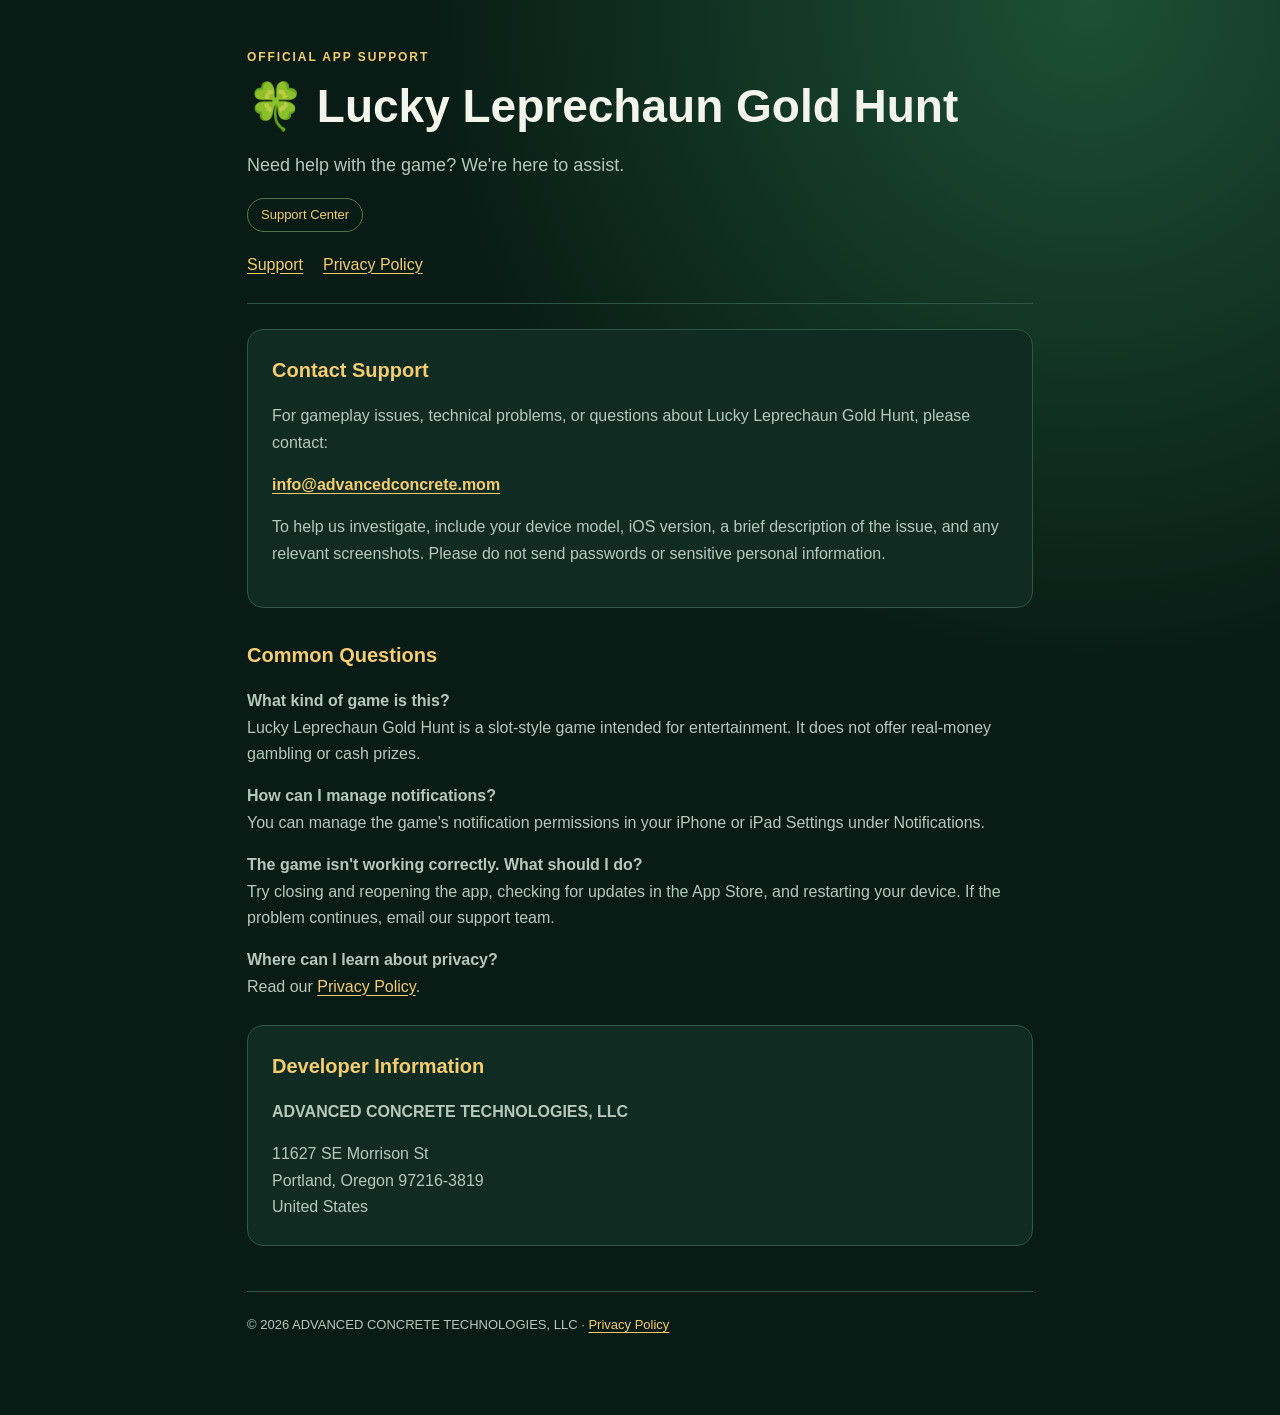
<file: index.html>
<!doctype html>
<html lang="en"><head><meta charset="utf-8"><meta name="viewport" content="width=device-width,initial-scale=1"><meta name="description" content="Official support information for Lucky Leprechaun Gold Hunt."><title>Support | Lucky Leprechaun Gold Hunt</title><link rel="stylesheet" href="styles.css"></head>
<body><main><header><div class="eyebrow">Official app support</div><h1>🍀 Lucky Leprechaun Gold Hunt</h1><p class="lead">Need help with the game? We're here to assist.</p><span class="pill">Support Center</span><nav><a href="index.html" aria-current="page">Support</a><a href="privacy.html">Privacy Policy</a></nav></header>
<section class="card"><h2>Contact Support</h2><p>For gameplay issues, technical problems, or questions about Lucky Leprechaun Gold Hunt, please contact:</p><p><strong><a href="mailto:info@advancedconcrete.mom?subject=Lucky%20Leprechaun%20Gold%20Hunt%20Support">info@advancedconcrete.mom</a></strong></p><p>To help us investigate, include your device model, iOS version, a brief description of the issue, and any relevant screenshots. Please do not send passwords or sensitive personal information.</p></section>
<section><h2>Common Questions</h2><p><strong>What kind of game is this?</strong><br>Lucky Leprechaun Gold Hunt is a slot-style game intended for entertainment. It does not offer real-money gambling or cash prizes.</p><p><strong>How can I manage notifications?</strong><br>You can manage the game's notification permissions in your iPhone or iPad Settings under Notifications.</p><p><strong>The game isn't working correctly. What should I do?</strong><br>Try closing and reopening the app, checking for updates in the App Store, and restarting your device. If the problem continues, email our support team.</p><p><strong>Where can I learn about privacy?</strong><br>Read our <a href="privacy.html">Privacy Policy</a>.</p></section>
<section class="card"><h2>Developer Information</h2><p><strong>ADVANCED CONCRETE TECHNOLOGIES, LLC</strong></p><address>11627 SE Morrison St<br>Portland, Oregon 97216-3819<br>United States</address></section>
<footer>© 2026 ADVANCED CONCRETE TECHNOLOGIES, LLC · <a href="privacy.html">Privacy Policy</a></footer></main></body></html>
</file>
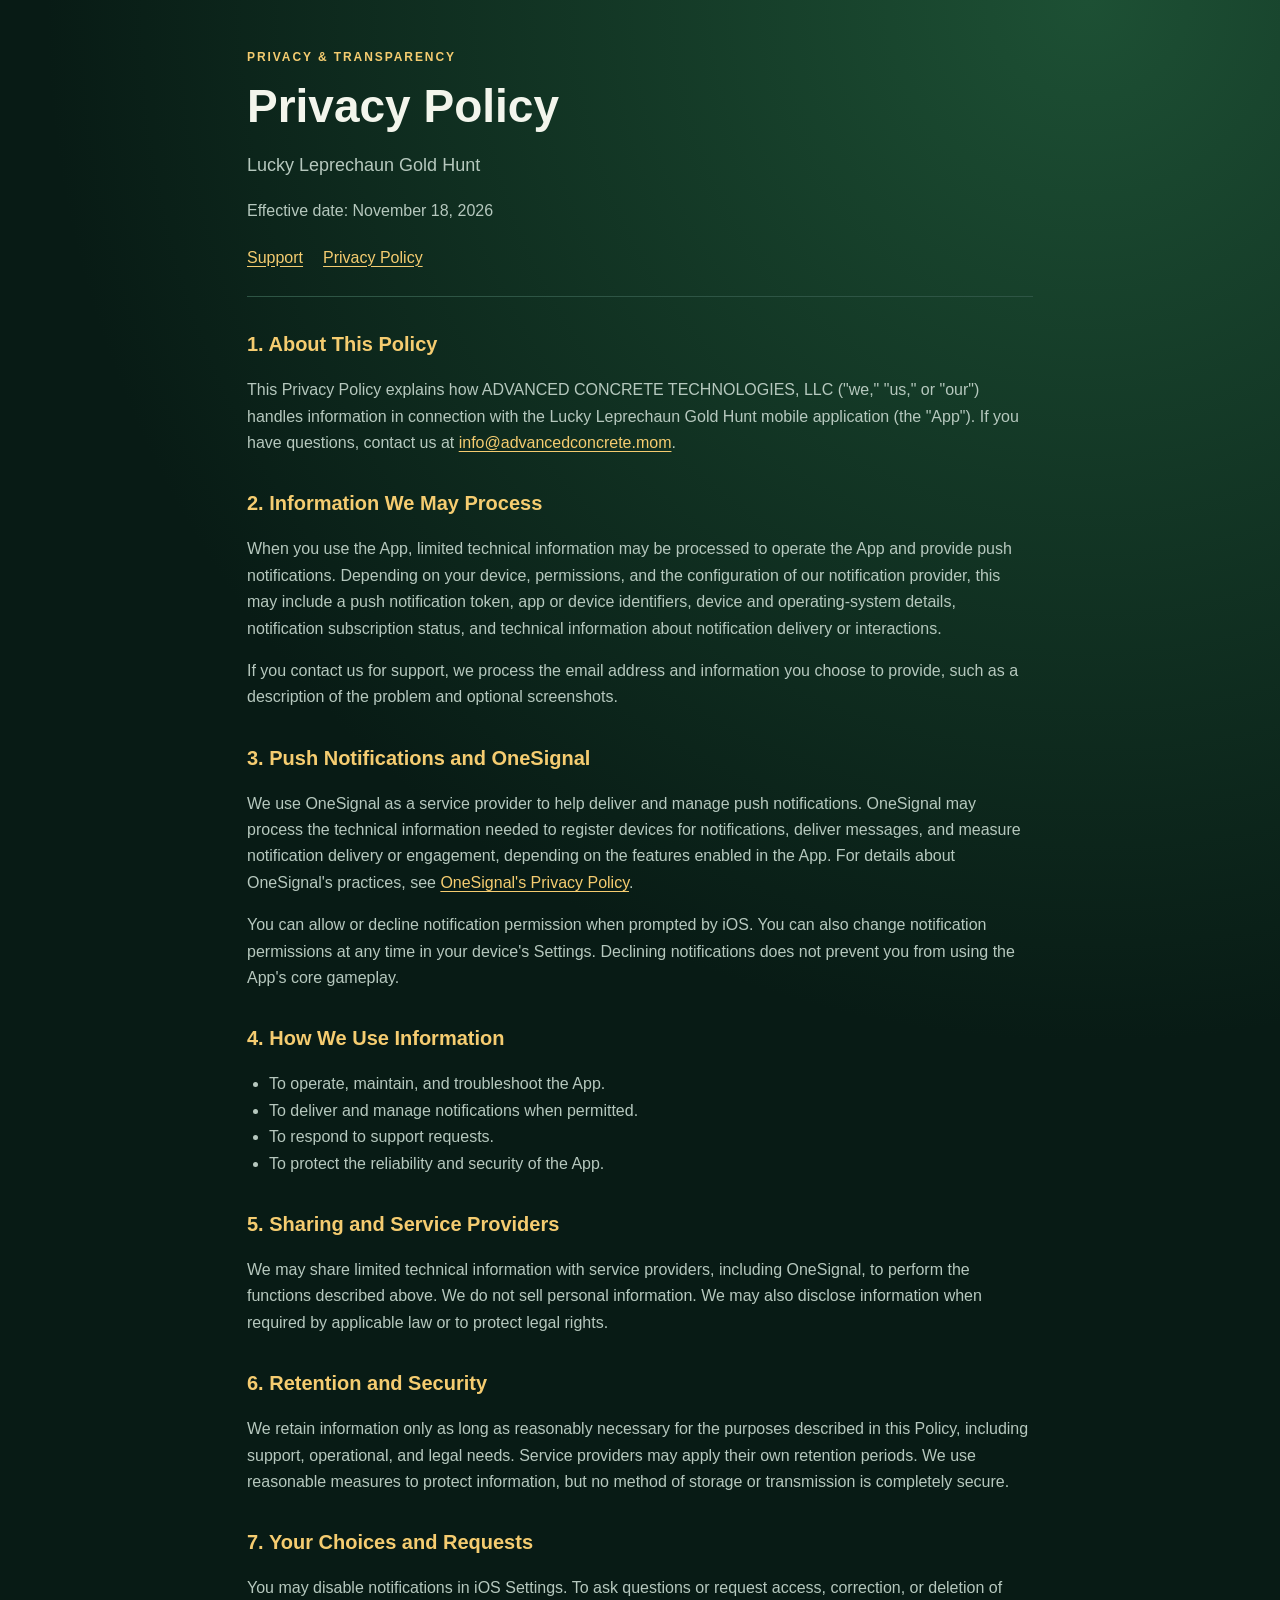
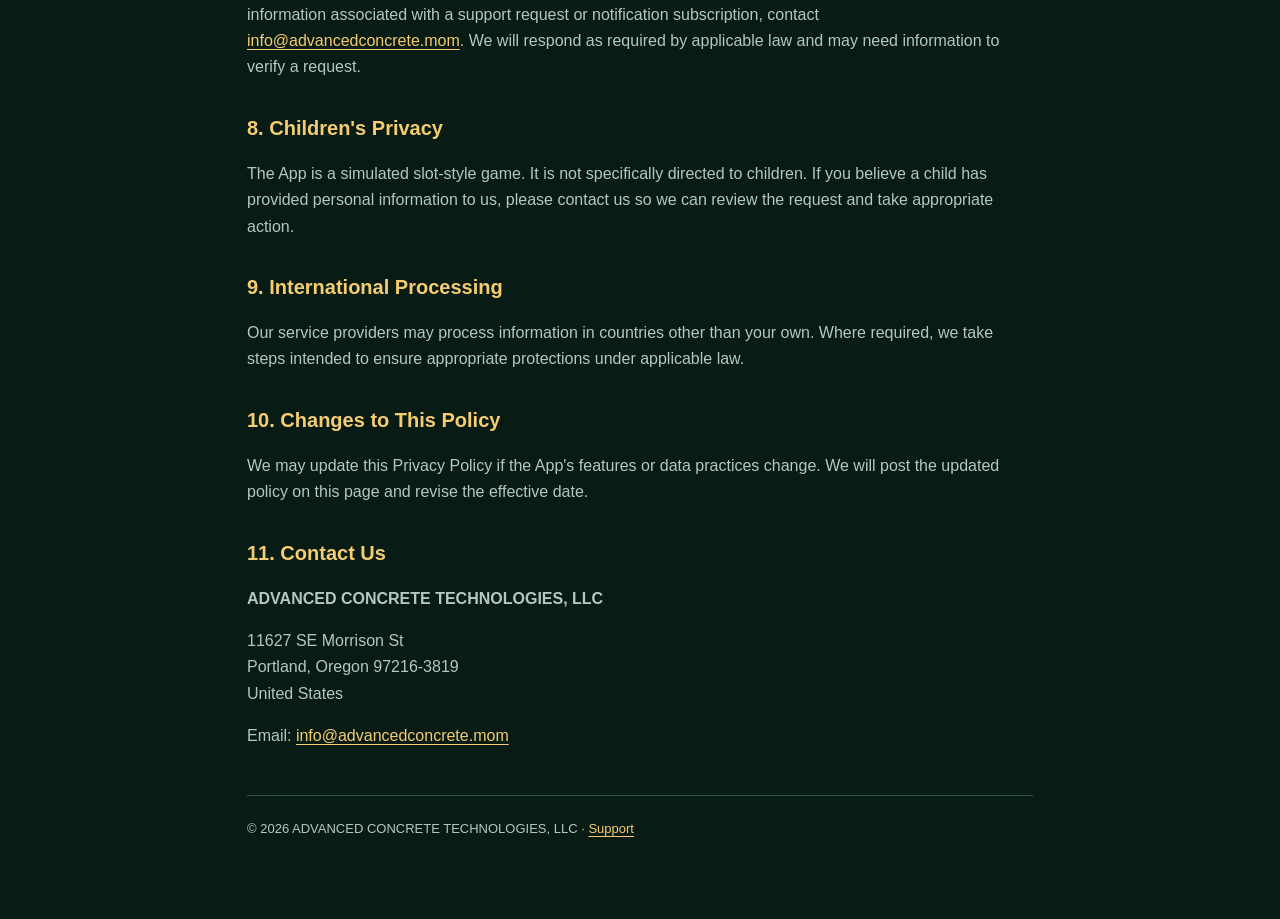
<file: privacy.html>
<!doctype html>
<html lang="en"><head><meta charset="utf-8"><meta name="viewport" content="width=device-width,initial-scale=1"><meta name="description" content="Privacy Policy for Lucky Leprechaun Gold Hunt."><title>Privacy Policy | Lucky Leprechaun Gold Hunt</title><link rel="stylesheet" href="styles.css"></head>
<body><main><header><div class="eyebrow">Privacy &amp; transparency</div><h1>Privacy Policy</h1><p class="lead">Lucky Leprechaun Gold Hunt</p><p>Effective date: November 18, 2026</p><nav><a href="index.html">Support</a><a href="privacy.html" aria-current="page">Privacy Policy</a></nav></header>
<section><h2>1. About This Policy</h2><p>This Privacy Policy explains how ADVANCED CONCRETE TECHNOLOGIES, LLC ("we," "us," or "our") handles information in connection with the Lucky Leprechaun Gold Hunt mobile application (the "App"). If you have questions, contact us at <a href="mailto:info@advancedconcrete.mom">info@advancedconcrete.mom</a>.</p>
<h2>2. Information We May Process</h2><p>When you use the App, limited technical information may be processed to operate the App and provide push notifications. Depending on your device, permissions, and the configuration of our notification provider, this may include a push notification token, app or device identifiers, device and operating-system details, notification subscription status, and technical information about notification delivery or interactions.</p><p>If you contact us for support, we process the email address and information you choose to provide, such as a description of the problem and optional screenshots.</p>
<h2>3. Push Notifications and OneSignal</h2><p>We use OneSignal as a service provider to help deliver and manage push notifications. OneSignal may process the technical information needed to register devices for notifications, deliver messages, and measure notification delivery or engagement, depending on the features enabled in the App. For details about OneSignal's practices, see <a href="https://onesignal.com/privacy_policy" target="_blank" rel="noopener noreferrer">OneSignal's Privacy Policy</a>.</p><p>You can allow or decline notification permission when prompted by iOS. You can also change notification permissions at any time in your device's Settings. Declining notifications does not prevent you from using the App's core gameplay.</p>
<h2>4. How We Use Information</h2><ul><li>To operate, maintain, and troubleshoot the App.</li><li>To deliver and manage notifications when permitted.</li><li>To respond to support requests.</li><li>To protect the reliability and security of the App.</li></ul>
<h2>5. Sharing and Service Providers</h2><p>We may share limited technical information with service providers, including OneSignal, to perform the functions described above. We do not sell personal information. We may also disclose information when required by applicable law or to protect legal rights.</p>
<h2>6. Retention and Security</h2><p>We retain information only as long as reasonably necessary for the purposes described in this Policy, including support, operational, and legal needs. Service providers may apply their own retention periods. We use reasonable measures to protect information, but no method of storage or transmission is completely secure.</p>
<h2>7. Your Choices and Requests</h2><p>You may disable notifications in iOS Settings. To ask questions or request access, correction, or deletion of information associated with a support request or notification subscription, contact <a href="mailto:info@advancedconcrete.mom">info@advancedconcrete.mom</a>. We will respond as required by applicable law and may need information to verify a request.</p>
<h2>8. Children's Privacy</h2><p>The App is a simulated slot-style game. It is not specifically directed to children. If you believe a child has provided personal information to us, please contact us so we can review the request and take appropriate action.</p>
<h2>9. International Processing</h2><p>Our service providers may process information in countries other than your own. Where required, we take steps intended to ensure appropriate protections under applicable law.</p>
<h2>10. Changes to This Policy</h2><p>We may update this Privacy Policy if the App's features or data practices change. We will post the updated policy on this page and revise the effective date.</p>
<h2>11. Contact Us</h2><p><strong>ADVANCED CONCRETE TECHNOLOGIES, LLC</strong></p><address>11627 SE Morrison St<br>Portland, Oregon 97216-3819<br>United States</address><p>Email: <a href="mailto:info@advancedconcrete.mom">info@advancedconcrete.mom</a></p></section>
<footer>© 2026 ADVANCED CONCRETE TECHNOLOGIES, LLC · <a href="index.html">Support</a></footer></main></body></html>
</file>
<file: styles.css>
:root{color-scheme:dark;--bg:#081b15;--card:#102c22;--gold:#f5cc70;--text:#f3f5ec;--muted:#b6c8be;--border:#2e5545}*{box-sizing:border-box}body{margin:0;background:radial-gradient(circle at 85% 0%,#1d5034 0%,transparent 38%),var(--bg);font-family:-apple-system,BlinkMacSystemFont,"Segoe UI",Arial,sans-serif;color:var(--text);line-height:1.65}main{max-width:830px;margin:0 auto;padding:48px 22px 80px}header{padding-bottom:25px;border-bottom:1px solid var(--border)}.eyebrow{letter-spacing:.16em;text-transform:uppercase;color:var(--gold);font-size:12px;font-weight:700}h1{font-size:clamp(31px,5vw,46px);line-height:1.15;margin:12px 0}h2{color:var(--gold);font-size:20px;margin:31px 0 9px}p,li{color:var(--muted)}a{color:var(--gold);text-underline-offset:3px}.lead{font-size:18px}.card{border:1px solid var(--border);background:var(--card);border-radius:16px;padding:24px;margin:25px 0}.card h2{margin-top:0}nav{display:flex;gap:20px;flex-wrap:wrap;margin-top:20px}footer{border-top:1px solid var(--border);margin-top:45px;padding-top:22px;color:var(--muted);font-size:13px}address{font-style:normal;color:var(--muted)}.pill{display:inline-block;border:1px solid #56744c;border-radius:999px;padding:5px 13px;color:var(--gold);font-size:13px}ul{padding-left:22px}
</file>
